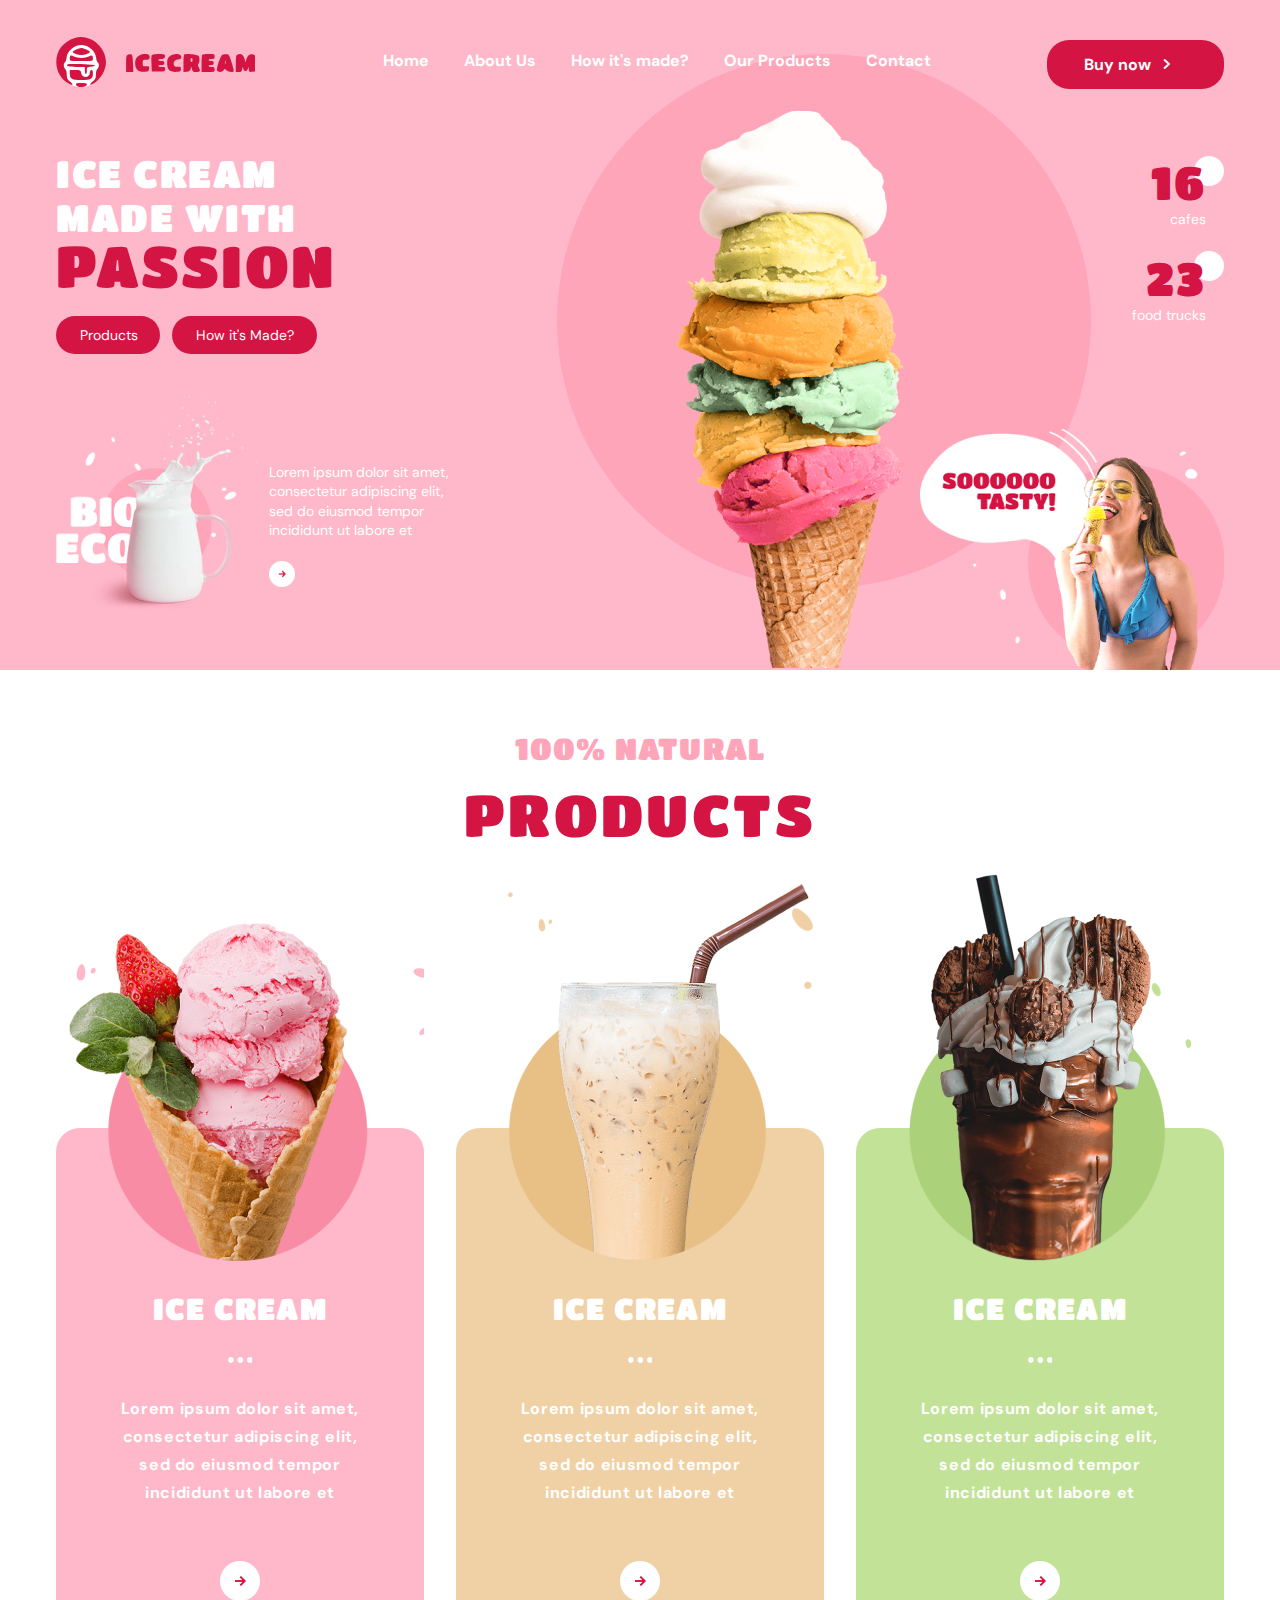
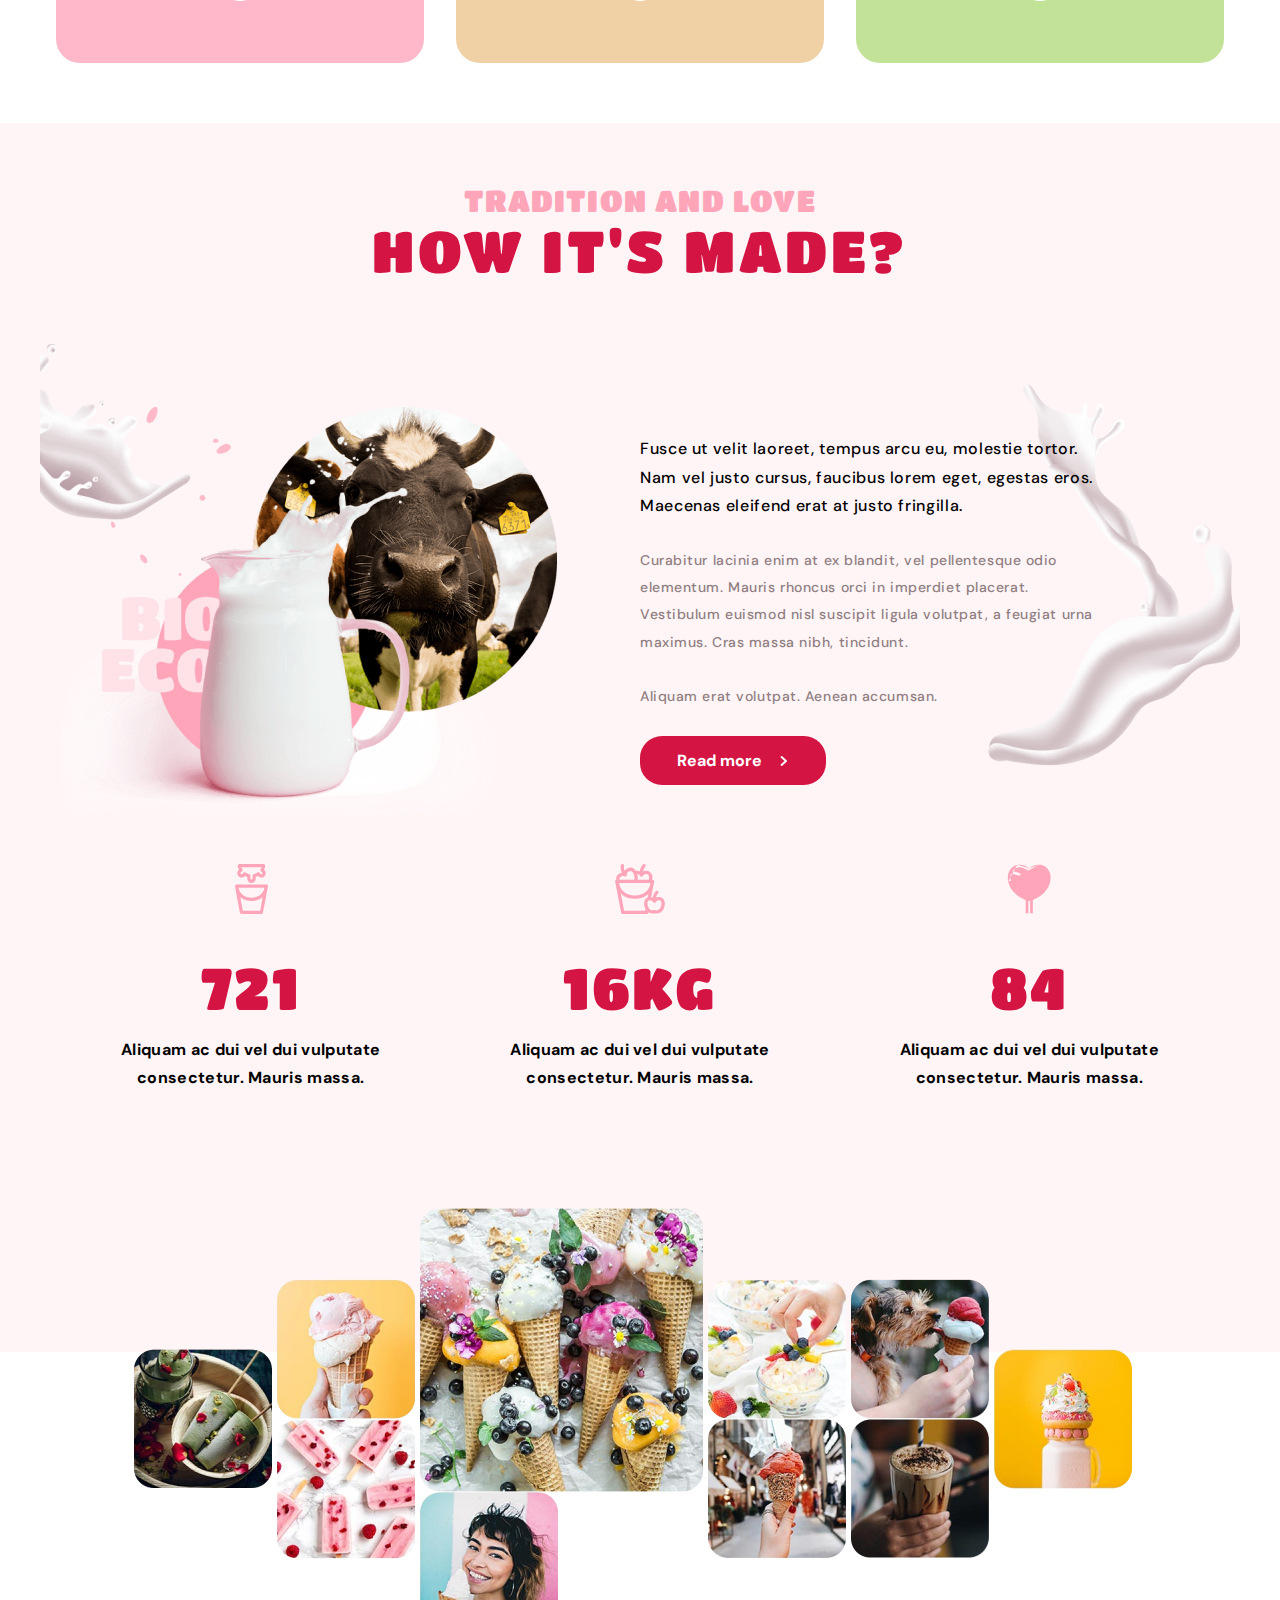
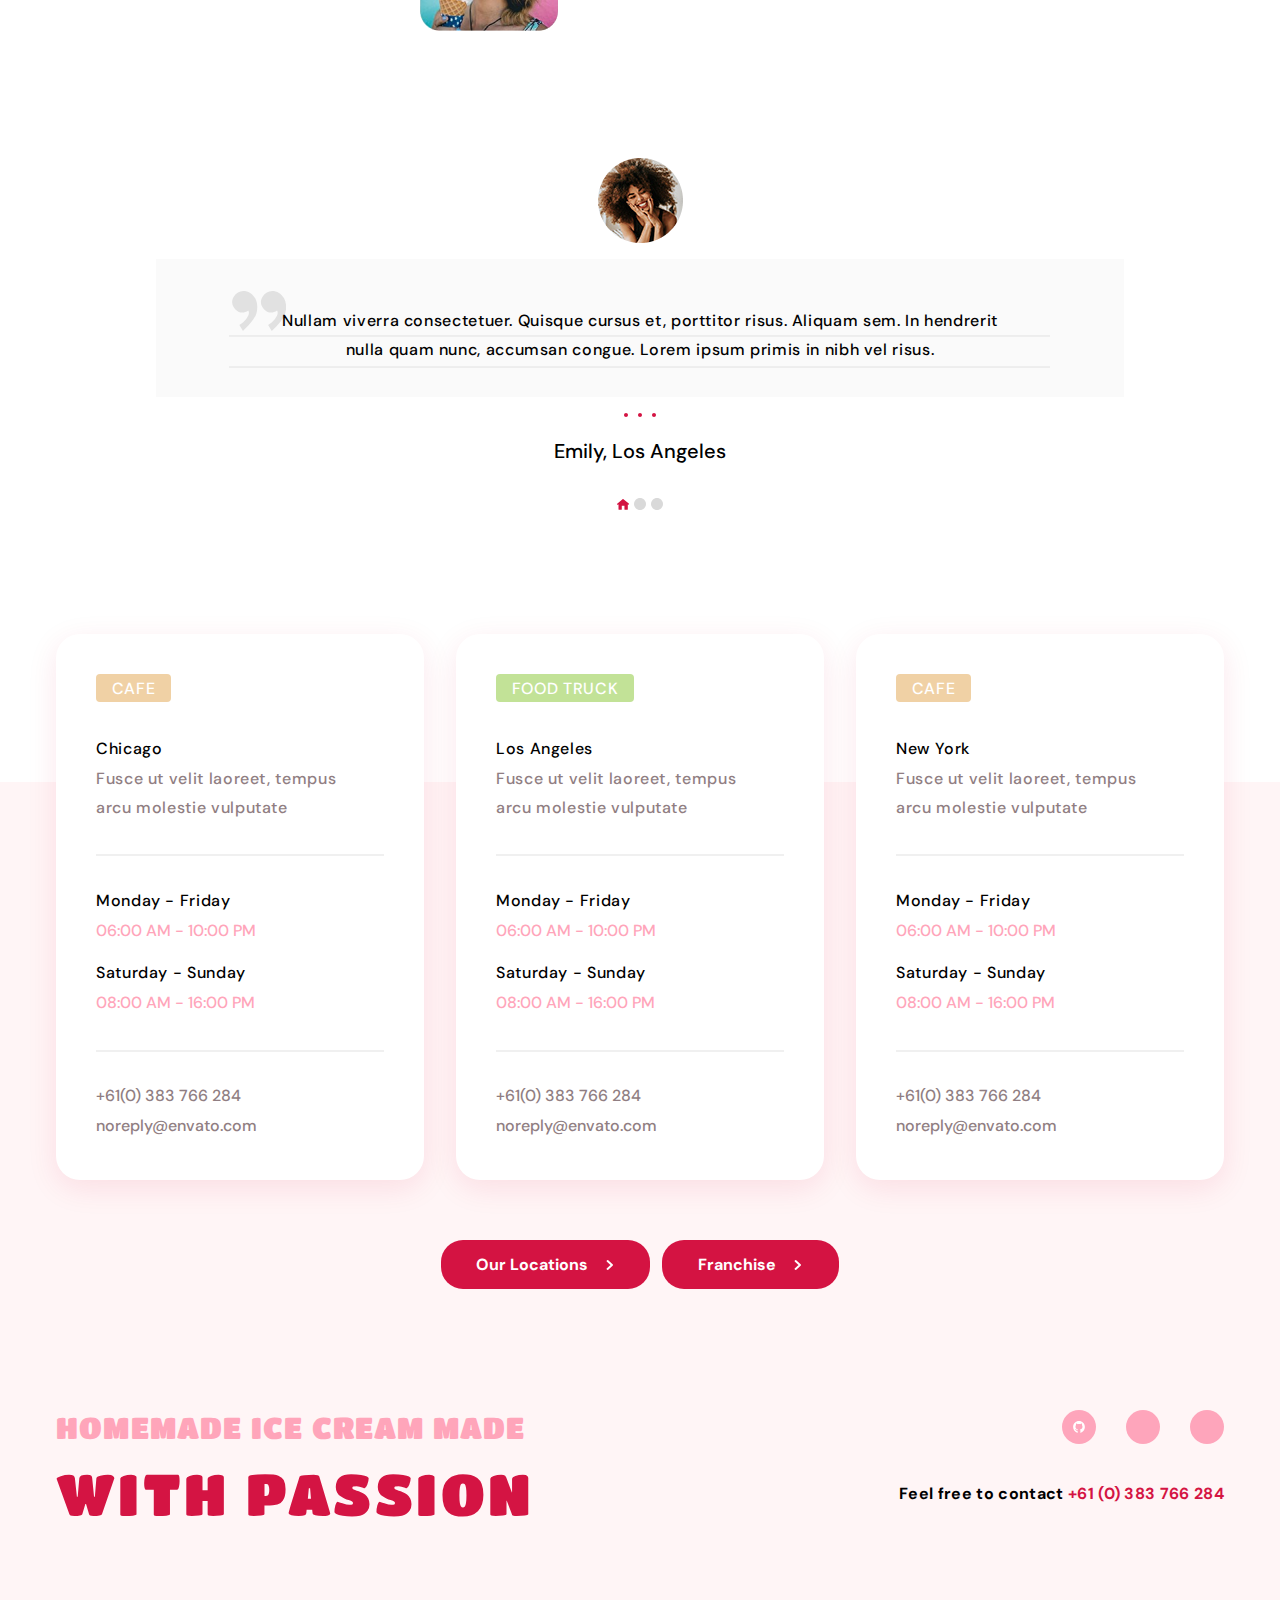
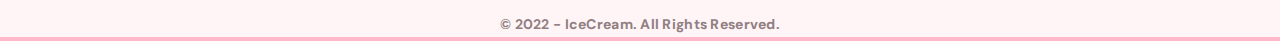
<file: index.html>
<!DOCTYPE html>
<html lang="en">
<head>
    <meta charset="UTF-8">
    <meta name="viewport" content="width=device-width, initial-scale=1.0">
    <link rel="preconnect" href="https://fonts.googleapis.com">
    <link rel="preconnect" href="https://fonts.gstatic.com" crossorigin>
    <link href="https://fonts.googleapis.com/css2?family=Titan+One&display=swap" rel="stylesheet">
    <link rel="preconnect" href="https://fonts.googleapis.com">
    <link rel="preconnect" href="https://fonts.gstatic.com" crossorigin>
    <link href="https://fonts.googleapis.com/css2?family=DM+Sans:opsz,wght@9..40,700&display=swap" rel="stylesheet">
    <link rel="stylesheet" href="https://cdnjs.cloudflare.com/ajax/libs/modern-normalize/1.1.0/modern-normalize.min.css">
    <link href="https://fonts.googleapis.com/css2?family=DM+Sans:opsz@9..40&display=swap" rel="stylesheet">
    <link rel="preconnect" href="https://fonts.googleapis.com">
    <link rel="preconnect" href="https://fonts.gstatic.com" crossorigin>
    <link href="https://fonts.googleapis.com/css2?family=DM+Sans:opsz,wght@9..40,400;9..40,500&display=swap" rel="stylesheet">
    <link rel="stylesheet" href="https://cdnjs.cloudflare.com/ajax/libs/modern-normalize/1.1.0/modern-normalize.min.css">
    <link rel="stylesheet" href="./css/styles.css">
    <title>Icecream</title>
</head>
<body>
    <header>
    <div class="container header__container">    
    <a class="logo" href="index.html">
        <svg class="logo__icon" width="199" height="50">
            <use href="./images/icons.svg#icon-logo"></use>
        </svg>
    </a>
    <nav class="nav">
        <ul class="nav__list">
            <li class="nav__item"><a class="nav__item--link" href="#">Home</a></li>
            <li class="nav__item"><a class="nav__item--link" href="#">About Us</a></li>
            <li class="nav__item"><a class="nav__item--link" href="#">How it's made?</a></li>
            <li class="nav__item"><a class="nav__item--link" href="#">Our Products</a></li>
            <li class="nav__item"><a class="nav__item--link" href="#">Contact</a></li>
        </ul>
    </nav>
    <a class="nav__link" href="#">
        <span class="nav__link--text">Buy now</span>  
        <svg class="nav__link--icon" width="8" height="10">
          <use href="./images/icons.svg#icon-Vector3"></use>
        </svg>
    </a>
    <div class="company__ad">
        <!--<div class="company__ad--pic"></div>-->
        <img class="company__ad--pic" src="./images/slider-pic2a.jpg">
    </div>
    </div>
    
    </header>
    <main>
       <section class="hero">
        <div class="container hero__container">
       <div class="company"> 
      <h1 class="company__slogan">ICE CREAM</h1>
      <h1 class="company__slogan">MADE WITH</h1>
      <h1 class="company__slogan--keyword">PASSION</h1>
      <div class="company__products">
        <a href="#" class="company__products--details">Products</a>
        <a href="#" class="company__products--details">How it's Made?</a>
      </div>

      <div class="company__product">
      <div class="company__product--illustration"></div>
      <div class="company__product--description">
        <p class="company__product--text">Lorem ipsum dolor sit amet, consectetur adipiscing elit, sed do eiusmod tempor incididunt ut labore et</p>
        <a href="#" class="company__product--nav"></a>
      </div>
    </div>
       </div>

       <div class="company">
       <div class="company__info">
        <span class="company__info--num">
        <span class="company__info--cafes">16</span>    
        <span class="company__info--text">cafes</span>
        </span>
        <svg class="company__info--icon" width="30" height="30">
            <use href="./images/icons.svg#icon-Ellipse"></use>
        </svg>
       </div>
       

       <div class="company__info">
        <span class="company__info--num">
        <span class="company__info--trucks">23</span> 
        <span class="company__info--text">food trucks</span>
        </span>
        <svg class="company__info--icon" width="30" height="30">
            <use href="./images/icons.svg#icon-Ellipse"></use>
        </svg>
       </div>
       

       </div>

    
    <div class="customer__illustration"></div>
    </div>
    </section>

    <section class="products">
        <div class="container__bottom products__container">
         <h2 class="products__description">100% natural</h2>
         <h2 class="products__heading">PRODUCTS</h2>
        <ul class="products__illustrations">
          <li class="products__illustrations--item">
             <div class="products__illustrations--cover">
              <img src="./images/product-pic1.jpg" class="products__illustrations--pic">
             </div>
             <div class="products__illustrations--info">
               <h3 class="products__illustrations--heading">ICE CREAM</h3>
               <svg class="products__illustrations--icon" width="24.836" height="6">
                 <use href="./images/icons.svg#icon-Group-4"></use>
               </svg>
                <div class="products__illustrations--details">
                    Lorem ipsum dolor sit amet, consectetur adipiscing elit, sed do eiusmod tempor incididunt ut labore et
                </div>
                <a href="#" class="products__illustrations--nav"></a>
             </div>
          </li>
          <li class="products__illustrations--item">
             <div class="products__illustrations--cover">
              <img src="./images/product-pic2.jpg" class="products__illustrations--pic">
             </div>
            <div class="products__illustrations--info">
              <h3 class="products__illustrations--heading">ICE CREAM</h3>
              <svg class="products__illustrations--icon" width="24.836" height="6">
                <use href="./images/icons.svg#icon-Group-4"></use>
              </svg>
              <div class="products__illustrations--details">
                Lorem ipsum dolor sit amet, consectetur adipiscing elit, sed do eiusmod tempor incididunt ut labore et
              </div>
            <a href="#" class="products__illustrations--nav"></a>
            </div>
          </li>
          <li class="products__illustrations--item">
             <div class="products__illustrations--cover">
              <img src="./images/product-pic3.jpg" class="products__illustrations--pic">
             </div>
            <div class="products__illustrations--info">
              <h3 class="products__illustrations--heading">ICE CREAM</h3>
              <svg class="products__illustrations--icon" width="24.836" height="6">
                <use href="./images/icons.svg#icon-Group-4"></use>
              </svg>
            <div class="products__illustrations--details">
                Lorem ipsum dolor sit amet, consectetur adipiscing elit, sed do eiusmod tempor incididunt ut labore et
            </div>
            <a href="#" class="products__illustrations--nav"></a>
            </div>
          </li>
        </ul>
        </div>
    </section>

    <section class="production">
      <div class="container__bottom production__container">
        <h3 class="production__slogan">tradition and love</h3>
        <h2 class="production__heading">how it's made?</h2>
      </div>
      <div class="production__background">

      <div class="production__image"></div>
      <div class="production__details">
        <p class="production__details--start">Fusce ut velit laoreet, tempus arcu eu, molestie tortor. Nam vel justo cursus, faucibus lorem eget, egestas eros.
        Maecenas eleifend erat at justo fringilla.
        </p>
        <p class="production__details--end">
        Curabitur lacinia enim at ex blandit, vel pellentesque odio elementum. Mauris rhoncus orci in imperdiet placerat.
        Vestibulum euismod nisl suscipit ligula volutpat, a feugiat urna maximus. Cras massa nibh, tincidunt.

        Aliquam erat volutpat. Aenean accumsan.
        </p>
        <a href="#" class="production__details--nav">
          <span class="production__details--text">
          Read more
          </span>
          <svg class="production__details--icon" width="8" height="10">
            <use href="./images/icons.svg#icon-Vector3"></use>
          </svg>
        </a>
      </div>
      </div>
      <div class="production__formula container__bottom">
        <div class="production__formula--item">
          <svg class="production__formula--icon" width="50px" height="50px">
            <use href="./images/icons.svg#icon-formula1"></use>
          </svg>
          <h2 class="production__formula--number">721</h2>
          <p class="production__formula--text">Aliquam ac dui vel dui vulputate consectetur. Mauris massa.</p>
        </div>
        <div class="production__formula--item">
          <svg class="production__formula--icon" width="50px" height="50px">
            <use href="./images/icons.svg#icon-formula2"></use>
          </svg>
          <h2 class="production__formula--number">16kg</h2>
          <p class="production__formula--text">Aliquam ac dui vel dui vulputate consectetur. Mauris massa.</p>
        </div>
        <div class="production__formula--item">
          <svg class="production__formula--icon" width="44px" height="50px">
            <use href="./images/icons.svg#icon-formula3"></use>
          </svg>
          <h2 class="production__formula--number">84</h2>
          <p class="production__formula--text">Aliquam ac dui vel dui vulputate consectetur. Mauris massa.</p>
        </div>
      </div>
      <div class="gallery">
       <div class="gallery__item">
        <img class="gallery__item--pic" src="./images/gallery1.jpg" width="138" height="138.677">
       </div>

       <div class="gallery__item">
        <img class="gallery__item--pic" src="./images/gallery2.jpg" width="138" height="138.677">
        <img class="gallery__item--pic" src="./images/gallery3.jpg" width="138" height="138.677">
       </div>

       <div class="gallery__item">
        <img class="gallery__item--pic" src="./images/gallery4.jpg" width="283" height="283.341">
        <img class="gallery__item--pic" src="./images/gallery5.jpg" width="138" height="138.677">
       </div>

       <div class="gallery__item">
        <img class="gallery__item--pic" src="./images/gallery6.jpg" width="138" height="138.677">
        <img class="gallery__item--pic" src="./images/gallery7.jpg" width="138" height="138.677">
       </div>

       <div class="gallery__item">
        <img class="gallery__item--pic" src="./images/gallery8.jpg" width="138" height="138.677">
        <img class="gallery__item--pic" src="./images/gallery9.jpg" width="138" height="138.677">
       </div>

       <div class="gallery__item">
        <img class="gallery__item--pic" src="./images/gallery10.jpg" width="138" height="138.677">
       </div>
      </div>

      <div class="testimonials container__bottom">
      <div class="testimonial__modal">
        <img class="testimonial__image" src="./images/testimonial1.jpg">
        <div class="testimonial__label">
          <svg class="testimonial__text--icon" width="54px" height="40px">
           <use href="./images/icons.svg#icon-comma"></use>
          </svg>
          <svg class="testimonial__top--underline" width="821" height="2">
           <use href="./images/icons.svg#icon-longline1"></use>
          </svg>
          <svg class="testimonial__bottom--underline" width="821" height="2">
           <use href="./images/icons.svg#icon-longline2"></use>
          </svg>
        <p class="testimonial__text">
          Nullam viverra consectetuer. Quisque cursus et, porttitor risus. Aliquam sem. In hendrerit nulla quam nunc, accumsan
          congue. Lorem ipsum primis in nibh vel risus.
        </p>
        </div>
        <svg class="testimonial__icon" width="32" height="4">
          <use href="./images/icons.svg#icon-Group8"></use>
        </svg>
        <p class="testimonial__bio">Emily, Los Angeles</p>
         <div class="testimonial__nav">
          <svg class="testimonial__nav--icon" width="12" height="12">
            <use href="./images/icons.svg#icon-Frame1"></use>
          </svg>
          <svg class="testimonial__nav--icon" width="12" height="12">
            <use href="./images/icons.svg#icon-testimonial-circle"></use>
          </svg>
          <svg class="testimonial__nav--icon" width="12" height="12">
            <use href="./images/icons.svg#icon-testimonial-circle"></use>
          </svg>
          </div>
      </div>
      <div class="testimonial__modal">
        <img class="testimonial__image" src="./images/testimonial2.jpg">
        <div class="testimonial__label">
         <svg class="testimonial__text--icon" width="54px" height="40px">
           <use href="./images/icons.svg#icon-comma"></use>
          </svg>
          <svg class="testimonial__top--underline" width="821" height="2">
           <use href="./images/icons.svg#icon-longline1"></use>
          </svg>
          <svg class="testimonial__bottom--underline" width="821" height="2">
           <use href="./images/icons.svg#icon-longline2"></use>
          </svg>
        <p class="testimonial__text">
          Nullam viverra consectetuer. Quisque cursus et, porttitor risus. Aliquam sem. In hendrerit nulla quam nunc, accumsan
          congue. Lorem ipsum primis in nibh vel risus.
        </p>
        </div>
        <svg class="testimonial__icon" width="32" height="4">
          <use href="./images/icons.svg#icon-Group8"></use>
        </svg>
        <p class="testimonial__bio">Emily, Los Angeles</p>
         <div class="testimonial__nav">
          <svg class="testimonial__nav--icon" width="12" height="12">
            <use href="./images/icons.svg#icon-testimonial-circle"></use>
          </svg>
          <svg class="testimonial__nav--icon" width="12" height="12">
            <use href="./images/icons.svg#icon-Frame1"></use>
          </svg>
          <svg class="testimonial__nav--icon" width="12" height="12">
            <use href="./images/icons.svg#icon-testimonial-circle"></use>
          </svg>
          </div>
      </div>
      <div class="testimonial__modal">
        <img class="testimonial__image" src="./images/testimonial3.jpg">
        <div class="testimonial__label">
          <svg class="testimonial__text--icon" width="54px" height="40px">
           <use href="./images/icons.svg#icon-comma"></use>
          </svg>
          <svg class="testimonial__top--underline" width="821" height="2">
           <use href="./images/icons.svg#icon-longline1"></use>
          </svg>
          <svg class="testimonial__bottom--underline" width="821" height="2">
           <use href="./images/icons.svg#icon-longline2"></use>
          </svg>
        <p class="testimonial__text">
          Nullam viverra consectetuer. Quisque cursus et, porttitor risus. Aliquam sem. In hendrerit nulla quam nunc, accumsan
          congue. Lorem ipsum primis in nibh vel risus.
        </p>
        </div>
        
        <svg class="testimonial__icon" width="32" height="4">
          <use href="./images/icons.svg#icon-Group8"></use>
        </svg>
        <p class="testimonial__bio">Emily, Los Angeles</p>
        <div class="testimonial__nav">
          <svg class="testimonial__nav--icon" width="12" height="12">
            <use href="./images/icons.svg#icon-testimonial-circle"></use>
          </svg>
          <svg class="testimonial__nav--icon" width="12" height="12">
            <use href="./images/icons.svg#icon-testimonial-circle"></use>
          </svg>
          <svg class="testimonial__nav--icon" width="12" height="12">
            <use href="./images/icons.svg#icon-Frame1"></use>
          </svg>
          </div>
         
      </div>
      </div>
       <div class="schedule container__bottom">
            <div class="schedule__cafe">
              <h3 class="schedule__cafe--heading">CAFE</h3>
              <span class="schedule__cafe--location">Chicago</span>
              <p class="schedule__cafe--description">Fusce ut velit laoreet, tempus arcu molestie vulputate</p>
              <svg class="schedule__cafe--topicon" width="288" height="2">
                <use href="./images/icons.svg#icon-line"></use>
              </svg>
               <svg class="schedule__cafe--bottomicon" width="288" height="2">
                <use href="./images/icons.svg#icon-line"></use>
              </svg>
              <span class="schedule__cafe--weekdays">Monday - Friday</span>
              <span class="schedule__cafe--times">06:00 AM - 10:00 PM</span>
              <span class="schedule__cafe--weekends">Saturday - Sunday</span>
              <span class="schedule__cafe--times">08:00 AM - 16:00 PM</span>
              <a class="schedule__cafe--number" href="">+61(0) 383 766 284</a>
              <a class="schedule__cafe--email" href="">noreply@envato.com</a>
            </div>
            <div class="schedule__foodtruck">
             <h3 class="schedule__foodtruck--heading">FOOD TRUCK</h3>
              <span class="schedule__foodtruck--location">Los Angeles</span>
              <p class="schedule__foodtruck--description">Fusce ut velit laoreet, tempus arcu molestie vulputate</p>
              <svg class="schedule__foodtruck--topicon" width="288" height="2">
                <use href="./images/icons.svg#icon-line"></use>
              </svg>
               <svg class="schedule__foodtruck--bottomicon" width="288" height="2">
                <use href="./images/icons.svg#icon-line"></use>
              </svg>
              <span class="schedule__foodtruck--weekdays">Monday - Friday</span>
              <span class="schedule__foodtruck--times">06:00 AM - 10:00 PM</span>
              <span class="schedule__foodtruck--weekends">Saturday - Sunday</span>
              <span class="schedule__foodtruck--times">08:00 AM - 16:00 PM</span>
              <a class="schedule__foodtruck--number" href="">+61(0) 383 766 284</a>
              <a class="schedule__foodtruck--email" href="">noreply@envato.com</a>
            </div>
            <div class="schedule__cafe">
              <h3 class="schedule__cafe--heading">CAFE</h3>
              <span class="schedule__cafe--location">New York</span>
              <p class="schedule__cafe--description">Fusce ut velit laoreet, tempus arcu molestie vulputate</p>
              <svg class="schedule__cafe--topicon" width="288" height="2">
                <use href="./images/icons.svg#icon-line"></use>
              </svg>
               <svg class="schedule__cafe--bottomicon" width="288" height="2">
                <use href="./images/icons.svg#icon-line"></use>
              </svg>
              <span class="schedule__cafe--weekdays">Monday - Friday</span>
              <span class="schedule__cafe--times">06:00 AM - 10:00 PM</span>
              <span class="schedule__cafe--weekends">Saturday - Sunday</span>
              <span class="schedule__cafe--times">08:00 AM - 16:00 PM</span>
              <a class="schedule__cafe--number" href="#">+61(0) 383 766 284</a>
              <a class="schedule__cafe--email" href="#">noreply@envato.com</a>
            </div>
            </div>
           <div class="outlets">
              <a href="#" class="outlets__locations">
                <span class="outlets__locations--text">Our Locations</span>
                <svg class="outlets__locations--icon" width="8" height="10">
                  <use href="./images/icons.svg#icon-Vector3"></use>
                </svg>
              </a>
              <a href="#" class="outlets__info">
                <span class="outlets__info--text">Franchise</span>
                <svg class="outlets__info--icon" width="8" height="10">
                  <use href="./images/icons.svg#icon-Vector3"></use>
                </svg>
              </a>
            </div>
    </section>
    </main>
    <footer>
     <div class="container__bottom footer__container">
      <div class="footer__top">
      <div class="footer__slogan">
       <h3 class="footer__slogan--top">homemade ice cream made</h3>
       <h2 class="footer__slogan--bottom">with passion</h2>
       </div>
       <div class="footer__contacts">
          <div class="footer__socials">
         <a class="footer__socials--links" href="#">
          <svg class="footer__socials--icon" width="20" height="20">
          <use href="./images/icons.svg#icon-github"></use>
         </svg>
        </a>
        <a class="footer__socials--links" href="#">
         <svg class="footer__socials--icon" width="20" height="20">
          <use href="./images/icons.svg#icon-telegram2"></use>
         </svg>
         </a>
         <a class="footer__socials--links" href="#">
         <svg class="footer__socials--icon" width="20" height="20">
          <use href="./images/icons.svg#icon-facebook2"></use>
         </svg>
         </a>
        </div>
        <a class="footer__contacts--item" href="tel:+61 (0) 383 766 284">
          <span class="footer__contacts--label">Feel free to contact </span>
          <span class="footer__contacts--number">+61 (0) 383 766 284</span>
        </a>
       </div>
       </div>

       <div class="footer__bottom">
        <svg class="footer__bottom--line" width="1167" height="2">
          <use href="./images/icons.svg#icon-footerline"></use>
        </svg>
        <span class="footer__bottom--text">© 2022 - IceCream. All Rights Reserved. </span>
       </div>
     </div>
    </footer>
    <script src="./js/testimonials.js" type="module"></script>
</body>
</html>
</file>
<file: css/styles.css>
* {
    padding: 0;
    margin: 0;
    box-sizing: border-box;
}

ul {
    list-style: none;
}

a {
    text-decoration: none;
}

img {
    max-width: 100%;
    height: auto;
    display: block;
}

body {
    position: relative;
    background-color: #FFB8CA;
}

main {

}

.container {

    padding-left: 56px;
    padding-right: 56px;
    width: 1280px;
    margin: 0 auto;
}

/*HEADER SECTION*/

header {

}



.header__container {
    display: flex;
    align-items: center;
    padding-top: 37px;
    padding-bottom: 60px;
    position: relative;
}

.logo {
    
}

.logo__icon{
    
}

svg{}

.nav__list {
    margin-left: 128px;
    position: absolute;
    z-index: 2;
    top: 52px;
    color: #ffffff;
    display: flex;
    gap: 35px;
}

.nav__item {
    color: #ffffff;
    font-family: "DM Sans";
    font-size: 16px;
    
    font-weight: 700;
    
}

.nav__item--link{
    color: #ffffff;
    font-family: "DM Sans";
    font-size: 16px;
    
    font-weight: 700;
}

.nav__item--link:hover {
    color: #D41443;
}

.nav__link {
margin-left: auto;
padding-left: 37px;  
padding-right: 53px;
fill: #D41443;
stroke: #FFF;
padding-top: 14px;
padding-bottom: 14px;
border-radius: 22px;
display: flex;
align-items: center;

font-family: "DM Sans";
font-size: 16px;
font-style: normal;
font-weight: 700;
line-height: normal;
color: #ffffff;
background-color: #D41443;
}

.nav__link:hover {
color: #D41443;
background-color: #ffffff;
fill: #FFF;
stroke: #D41443;
}

.nav__link--text {
margin-right: 12px;
}



/*HERO SECTION*/

.hero{
    
}

.hero__container{

    display: flex;
    justify-content: space-between;
    position: relative;
    
}

.company {
    position: relative;
}

.company__slogan {
    color: #FFF;
        font-family: "Titan One";
        font-size: 38px;
        font-style: normal;
        font-weight: 400;
        line-height: normal;
        letter-spacing: 1.52px;
        text-transform: uppercase;
}

.company__slogan--keyword {
    color: #D41443;
        font-family: "Titan One";
        font-size: 58px;
        font-style: normal;
        font-weight: 400;
        line-height: 90.5%;
        letter-spacing: 2.32px;
        text-transform: uppercase;
}        

.company__info {
    color: #D41443;
        text-align: right;
        font-family: "Titan One";
        font-size: 46px;
        font-style: normal;
        font-weight: 400;
        line-height: normal;
        
        text-transform: uppercase;
        
        display: flex;
        justify-content: space-between;
}

.company__info:first-child {
    margin-top: 5px;
    
}

.company__info:nth-child(2) {
    margin-top: 38px;
}

.company__info:first-child > span {
  position: absolute;
  top: 4px;
  right: 18px;
}

.company__info:last-child > span {
  position: absolute;
  
  right: 18px;
}

.company__info--num {
  
}

.company__info--icon {
    margin-bottom: 27px;
  margin-left: auto;
  fill:#FFF;
}

.company__info--cafes{
    letter-spacing: 1.84px;
}

.company__info--trucks {
    padding-left: 27px;
    letter-spacing: 1.84px;
}

.company__info--text {
    color: #FFF;
    text-align: right;
    font-family: "DM Sans";
    font-size: 14px;
    font-style: normal;
    font-weight: 400;
    line-height: normal;
    text-transform:lowercase;
    display: block;
    margin-top: 2px;
}

.company__products{
    margin-top: 24px;
    display: flex;
    gap: 12px;
    margin-bottom: 40px;
}


.company__products--details {
    border-radius: 20px;
    
    padding-top: 11px;
    padding-bottom: 11px;
    padding-left: 23.66px;
    padding-right: 22.63px;
    
    text-align: center;
    font-family: "DM Sans";
    font-size: 14px;
    font-weight: 400;
    background: #D41443;
    color: #FFF;
}

.company__products--details:hover {
    background: #FFF;
    color: #D41443;
}

.company__product{
    display: flex;
    align-items: center;
    margin-bottom: 60px;
}

.company__product--illustration{
    background: url(../images/slider-pic.jpg),  50% / cover no-repeat;
    width: 213px;
    height: 216px;
          
    transition-property: transform; 
    /*transition-timing-function: ease;
    transition-duration: 2000ms;*/
}

.company__product--illustration:hover {
    transform: translateY(-5px);
    /*transform: skewX(30deg); */

}

.company__product--description {
    width: 200px;
    height: 78px;
    color: #FFF;
    font-family: "DM Sans";
    font-size: 14px;
    font-style: normal;
    font-weight: 400;
    line-height: 140%;
        /* 19.6px */
}

.company__product--text{
    margin-bottom: 20px;
}

.company__product--nav{
    background: url(../images/arrow-right.jpg),  50% / cover no-repeat;
    width: 26px;
    height: 26px;
    display: block; /*This is for making the anchor tag a block level element so that it can have a width and height*/
}

.company__ad {
    width: 534px;
    height: 534px;
    border-radius: 534px;
    background: #FFA5BA;
    position: absolute;
    left: 557px;
    top: 54px;
    z-index: 1;
}

.company__ad--pic {
    width: 236px;
    height: 557px;
    /*background: url(./images/slider-pic2a.jpg),  50% / cover no-repeat;*/
    display: block;
    margin-top: 57px;
    margin-left: 119px;
}

.customer__illustration {
    position: absolute;
    width: 304px;
    height: 241px;
    background: url(../images/slider-pic3.jpg), 50% / cover no-repeat;
    right:56px;
    bottom:0px;
    z-index: 2;
}

/* PRODUCT SECTION */

.products{
    background-color: #FFF;
}

.container__bottom{
    padding-left: 16px;
    padding-right: 16px;
    width: 1200px;
    margin: 0 auto;
}

.products__container {
    background-color: #FFF;
    padding-top: 61px;
    padding-bottom: 60px;
}

.products__description {
    color: #FFA5BA;
        text-align: center;
        font-family: "Titan One";
        font-size: 30px;
        font-style: normal;
        font-weight: 400;
        line-height: normal;
        letter-spacing: 1.2px;
        text-transform: uppercase;
        margin-bottom: 16px;
}

.products__heading{
    color: #D41443;
        text-align: center;
        font-family: "Titan One";
        font-size: 58px;
        font-style: normal;
        font-weight: 400;
        line-height: normal;
        letter-spacing: 3.48px;
        text-transform: uppercase;
        margin-bottom: 20px;
}

.products__illustrations{
    display: grid;
    grid-template-columns: 1fr 1fr 1fr;
    gap: 32px;
    height: 796px;
}

.products__illustrations--pic{
    width: 368px;
    height: 394px;
}

.products__illustrations--item {
    position: relative
}

.products__illustrations--info{
    width: 368px;
    height: 535px;
    border-radius: 24px;
    background: #FFB8CA;
    position: absolute;
    top: 261px;
    z-index: 1;
}

.products__illustrations--cover{
    position: absolute;
    z-index: 2;
}

.products__illustrations--item:nth-child(2) > .products__illustrations--info{
    background: #F0D1A5;
}

.products__illustrations--item:last-child > .products__illustrations--info {
    background: #C2E297;
}

.products__illustrations--heading {
    color: #FFF;
        text-align: center;
        font-family: "Titan One";
        font-size: 30px;
        font-style: normal;
        font-weight: 400;
        line-height: normal;
        letter-spacing: 1.2px;
        text-transform: uppercase;
        margin-top: 163px;
}

.products__illustrations--icon{
    margin-top: 32px;
    display: block;
    margin-left: auto;
    margin-right: auto;
    fill: #FFF;
}

.products__illustrations--details{
    width: 245px;
    height: 106px;
    color: #FFF;
        text-align: center;
        font-family: "DM Sans";
        font-size: 16px;
        font-style: normal;
        font-weight: 700;
        line-height: 176%;
        /* 28.16px */
        letter-spacing: 0.64px;
        margin-left: auto;
        margin-right: auto;
        margin-top: 32px;
}

.products__illustrations--nav {
    background: url(../images/arrow-right2.jpg), 50% / cover no-repeat;
    width: 40px;
    height: 40px;
    display: block;
    /*This is for making the anchor tag a block level element so that it can have a width and height*/
    margin-left: auto;
    margin-right: auto;
    margin-top: 60px;
}

/*PRODUCTION SECTION (HOW IT'S MADE)*/

.production{
    background-color: #FFF5F6;
    padding-top: 60px;
    padding-bottom: 121px;
    
      background-image: linear-gradient(to bottom,
            #FFF5F6 1229px,
            #FFF 1229px,
            #FFF 2259px,
            #FFF5F6 2259px
            );
}


.production__background{
    width: 1200px;
    height: 521px;
    background: url(../images/productionsection1.jpg), 0px -0.163px / 100% 100.063% no-repeat;
    margin-left: auto;
    margin-right: auto;
    display: flex;
    align-items: center;
    padding-left: 16px;
    padding-right: 16px;
}


.production__container {
    margin-bottom: 60px;
    
}

.production__slogan{
    color: #FFA5BA;
        text-align: center;
        font-family: "Titan One";
        font-size: 30px;
        font-style: normal;
        font-weight: 400;
        line-height: normal;
        letter-spacing: 1.2px;
        text-transform: uppercase;
}

.production__heading{
    color: #D41443;
        text-align: center;
        font-family: "Titan One";
        font-size: 58px;
        font-style: normal;
        font-weight: 400;
        line-height: normal;
        letter-spacing: 3.48px;
        text-transform: uppercase;
}

.production__image{
    
    width: 501px;
    height: 501px;
    background: url(../images/productionsection2.png), 50% / cover no-repeat;
}

.production__details{
    
    margin-left: auto;
    margin-right: 121px;
    /*margin-top: 90px;*/
}

.production__details--start{
    
    width: 463px;
    
    color: #000;
        font-family: "DM Sans";
        font-size: 16px;
        font-style: normal;
        font-weight: 500;
        line-height: 176%;
        /* 28.16px */
        letter-spacing: 0.64px;
}

.production__details--end{
    width: 463px;
    
    
    color: #907E82;
        font-family: "DM Sans";
        font-size: 14px;
        font-style: normal;
        font-weight: 500;
        line-height: 194%;
        /* 27.16px */
        letter-spacing: 0.56px;
        white-space: pre-line;
        margin-bottom: 40px;
}

.production__details--nav{
        color: #fff;
        
        font-family: "DM Sans";
        font-size: 16px;
        font-style: normal;
        font-weight: 700;
        line-height: normal;
        border-radius: 22px;
        background: #D41443;
        padding-left: 37px;
        padding-right: 37.96px;
        padding-top: 14px;
        padding-bottom: 14px;
        fill:#D41443;
        stroke: #FFF;
}

.production__details--nav:hover{
       background-color: #FFF;
       color: #D41443;
       fill: #FFF;
       stroke: #D41443;
}

.production__details--icon{
        stroke-width: 2px;
}

.production__details--text{
    margin-right: 13.62px;
}

.production__formula{
    display: grid;
   grid-template-columns: 1fr 1fr 1fr;
   margin-bottom: 120px;

}

.production__formula--item{
    display: flex;
    flex-direction: column;
    justify-content: center;
    align-items: center;
}

.production__formula--icon{
    fill:#FFA5BA;
    margin-bottom: 40px;
}

.production__formula--number{
    color: #D41443;
        font-family: "Titan One";
        font-size: 58px;
        font-style: normal;
        font-weight: 400;
        line-height: normal;
        letter-spacing: 2.32px;
        text-transform: uppercase;
        margin-bottom: 16px;
}

.production__formula--text{
    color: #000;
        font-family: "DM Sans";
        font-size: 16px;
        font-style: normal;
        font-weight: 700;
        line-height: 176%;
        /* 28.16px */
        letter-spacing: 0.32px;
        width: 288px;
        height: 52px;
        text-align: center;
}

.gallery {
    width: 1013px;
    height: 430px;
    margin-left: auto;
    margin-right: auto;
    margin-bottom: 120px;
}

.gallery__item {
    vertical-align: middle;
    display: inline-block;
    /*width: 138px;*/
}

/*
.gallery__item--pic {
    border-radius: 20px;
    display: block;
    
}

.gallery__item:nth-child(1) {
height: 138.677px;

}

.gallery__item:nth-child(2) {
height: 283.344px;   
}

.gallery__item:nth-child(3) {
    height: 429.998px;
   width: 283px;
}

.gallery__item:nth-child(4) {
height: 283.344px;
}

.gallery__item:nth-child(5) {
height: 283.344px;
}

.gallery__item:nth-child(6) {
height: 138.677px;
}
*/

.testimonials{
 margin-bottom: 120px;   
}

.testimonial__image{
    width: 85px;
    height: 85px;
    /*margin-left: auto;
    margin-right: auto;*/
}

.testimonial__text{
    position: absolute;
    top: 47px;
    left:109px;
    width: 750px;
    height: 52px;
    color: #000;
        text-align: center;
        font-family: "DM Sans";
        font-size: 16px;
        font-style: normal;
        font-weight: 500;
        line-height: 186%;
        /* 29.76px */
        letter-spacing: 0.64px;
}
.testimonial__label{
position:relative;    
width: 968px;
height: 138px;
background: #FAFAFA;
display: flex;
justify-content: center;
align-items: center;
margin-top: 16px;
/*margin-left: auto;
    margin-right: auto;*/
}

.testimonial__text--icon{
position: absolute;
top: 32px;
left:76px;
}

.testimonial__top--underline{
position: absolute;
top:76px;
left:73px;
}

.testimonial__bottom--underline{
position: absolute;
top:107px;
left:73px;
}

.testimonial__icon {
    margin-top: 16px;
    margin-bottom: 16px;
    display: block;
    /*margin-left: auto;
    margin-right: auto;*/
    fill: #D41443;
}

.testimonial__bio {
    width: 172px;
    height: 31px;
    color: #000;
        text-align: center;
        font-family: "DM Sans";
        font-size: 20px;
        font-style: normal;
        font-weight: 500;
        line-height: 186%;
        /* 37.2px */
        /*margin-left: auto;
        margin-right: auto;*/
        margin-bottom: 32px;
}

.testimonial__modal{
    width: 968px;
    margin-left: auto;
    margin-right: auto;
    display: flex;
    flex-direction: column;
    align-items: center; /* This aligns everything in the modal to the center HORIZONTALLY*/
}

.testimonial__modal:nth-child(2){
    display: none;
}

.testimonial__modal:nth-child(3){
    display: none;
}

.testimonial__nav--icon{
    fill: #D9D9D9;
    cursor: pointer
}

.testimonial__nav--icon:hover{
    /*fill: #D41443;*/
    fill:#D31342
}

.schedule {
    display: grid;
    grid-template-columns: 1fr 1fr 1fr;
    gap:32px;
    margin-bottom: 60px;
}

.schedule__cafe {
    position: relative;
    padding-top: 40px;
    padding-bottom: 40px;
    padding-left: 40px;
    padding-right: 78px;
    border-radius: 24px;
    background: #FFF;
    box-shadow: 0px 8px 30px 0px rgba(212, 20, 67, 0.10);
}

.schedule__cafe--heading {
    color: #FFF;
        text-align: center;
        font-family: "DM Sans";
        font-size: 16px;
        font-style: normal;
        font-weight: 500;
        line-height: 186%;
        /* 29.76px */
        letter-spacing: 0.64px;
        background-color: #F0D1A5;
        width: 75.103px;
        height: 28px;
        border-radius: 4px;
}

.schedule__cafe--location {
    
    color: #000;
        font-family: "DM Sans";
        font-size: 16px;
        font-style: normal;
        font-weight: 500;
        line-height: 186%;
        /* 29.76px */
        letter-spacing: 0.64px;
        margin-top: 32px;
        display: inline-block;
}

.schedule__cafe--description {
   margin-bottom: 64px;
    color: #907E82;
        font-family: "DM Sans";
        font-size: 16px;
        font-style: normal;
        font-weight: 500;
        line-height: 183%;
        /* 29.28px */
        letter-spacing: 0.64px;
}

.testimonial__text--icon {
    fill: #E1E1E1;
}

.schedule__cafe--topicon{
 position: absolute;
 top:220px;
 left:40px;}

.schedule__cafe--bottomicon{
 position: absolute;
 top:416px;
 left:40px;   
}

.schedule__cafe--weekdays{
    display: block;
    color: #000;
        font-family: "DM Sans";
        font-size: 16px;
        font-style: normal;
        font-weight: 500;
        line-height: 186%;
        /* 29.76px */
        letter-spacing: 0.64px;
}

.schedule__cafe--times{
    color: #FFA5BA;
        font-family: "DM Sans";
        font-size: 16px;
        font-style: normal;
        font-weight: 500;
        line-height: 186%;
        /* 29.76px */
}

.schedule__cafe--weekends{
    display: block;
    margin-top: 12px;
    color: #000;
        font-family: "DM Sans";
        font-size: 16px;
        font-style: normal;
        font-weight: 500;
        line-height: 186%;
        /* 29.76px */
        letter-spacing: 0.64px;
}

.schedule__cafe--number{
    display: block;
    margin-top: 64px;
    color: #907E82;
        font-family: "DM Sans";
        font-size: 16px;
        font-style: normal;
        font-weight: 500;
        line-height: 183%;
        /* 29.28px */
}

.schedule__cafe--number:hover {
color: #D41443;
}

.schedule__cafe--email{
    
        color: #907E82;
        font-family: "DM Sans";
        font-size: 16px;
        font-style: normal;
        font-weight: 500;
        line-height: 183%;
}

.schedule__cafe--email:hover {
    color: #D41443;
}

.schedule__foodtruck{
    position: relative;
        padding-top: 40px;
        padding-bottom: 40px;
        padding-left: 40px;
        padding-right: 78px;
        border-radius: 24px;
        background: #FFF;
        box-shadow: 0px 8px 30px 0px rgba(212, 20, 67, 0.10);
}


.schedule__foodtruck--heading {
    color: #FFF;
    text-align: center;
    font-family: "DM Sans";
    font-size: 16px;
    font-style: normal;
    font-weight: 500;
    line-height: 186%;
    /* 29.76px */
    letter-spacing: 0.64px;
    background-color: #C2E297;
    width: 138px;
    height: 28px;
    border-radius: 4px;
}

.schedule__foodtruck--location {

    color: #000;
    font-family: "DM Sans";
    font-size: 16px;
    font-style: normal;
    font-weight: 500;
    line-height: 186%;
    /* 29.76px */
    letter-spacing: 0.64px;
    margin-top: 32px;
    display: inline-block;
}

.schedule__foodtruck--description {
    margin-bottom: 64px;
    color: #907E82;
    font-family: "DM Sans";
    font-size: 16px;
    font-style: normal;
    font-weight: 500;
    line-height: 183%;
    /* 29.28px */
    letter-spacing: 0.64px;
}


.schedule__foodtruck--topicon {
    position: absolute;
    top: 220px;
    left: 40px;
}

.schedule__foodtruck--bottomicon {
    position: absolute;
    top: 416px;
    left: 40px;
}

.schedule__foodtruck--weekdays {
    display: block;
    color: #000;
    font-family: "DM Sans";
    font-size: 16px;
    font-style: normal;
    font-weight: 500;
    line-height: 186%;
    /* 29.76px */
    letter-spacing: 0.64px;
}

.schedule__foodtruck--times {
    color: #FFA5BA;
    font-family: "DM Sans";
    font-size: 16px;
    font-style: normal;
    font-weight: 500;
    line-height: 186%;
    /* 29.76px */
}

.schedule__foodtruck--weekends {
    display: block;
    margin-top: 12px;
    color: #000;
    font-family: "DM Sans";
    font-size: 16px;
    font-style: normal;
    font-weight: 500;
    line-height: 186%;
    /* 29.76px */
    letter-spacing: 0.64px;
}

.schedule__foodtruck--number {
    display: block;
    margin-top: 64px;
    color: #907E82;
    font-family: "DM Sans";
    font-size: 16px;
    font-style: normal;
    font-weight: 500;
    line-height: 183%;
    /* 29.28px */
}

.schedule__foodtruck--number:hover {
    color: #D41443;
}

.schedule__foodtruck--email {
    
    color: #907E82;
    font-family: "DM Sans";
    font-size: 16px;
    font-style: normal;
    font-weight: 500;
    line-height: 183%;
}

.schedule__foodtruck--email:hover {
    color: #D41443;
}

.outlets{
 display: flex;
 justify-content: center;
 align-items: center;
 gap: 12px;
}

.outlets__locations{
padding-left: 35px;
padding-right: 35.96px;
padding-top: 14px;
padding-bottom: 14px;
border-radius: 22px;
background-color: #D41342;
color: #FFF;
    text-align: center;
    font-family: "DM Sans";
    font-size: 16px;
    font-style: normal;
    font-weight: 700;
    line-height: normal;
    fill: #D41443;
    stroke: #FFF;
}

.outlets__locations:hover {
    background-color: #FFF;
    color: #D41443;
    fill: #FFF;
    stroke: #D41443;
}

.outlets__locations--text {
    margin-right: 13.62px;
}


.outlets__info {
padding-left: 36.4px;
padding-right: 37.29px;
padding-top: 14px;
padding-bottom: 14px;
border-radius: 22px;
    background-color: #D41342;
    color: #FFF;
    text-align: center;
    font-family: "DM Sans";
    font-size: 16px;
    font-style: normal;
    font-weight: 700;
    line-height: normal;
    fill: #D41443;
    stroke: #FFF;
}

.outlets__info--text {
    margin-right: 13.62px;
}

.outlets__info:hover {
    background-color: #FFF;
    color: #D41443;
    fill: #FFF;
    stroke: #D41443;
}

.outlets__info--icon {
    stroke-width: 2px;
}

/**/

footer{
background-color: #FFF5F6;
}

.footer__top{
    display: flex;
    justify-content: space-between;
    margin-bottom: 60px;
}

.footer__slogan--top{
color: #FFA5BA;
    font-family: "Titan One";
    font-size: 30px;
    font-style: normal;
    font-weight: 400;
    line-height: normal;
    letter-spacing: 1.2px;
    text-transform: uppercase;
    margin-bottom: 16px;
}

.footer__slogan--bottom{
    color: #D41443;
        font-family: "Titan One";
        font-size: 58px;
        font-style: normal;
        font-weight: 400;
        line-height: normal;
        letter-spacing: 3.48px;
        text-transform: uppercase;
}

.footer__socials{
    
    display: flex;
    justify-content: right;
    align-items: center;
    gap:30px;
    margin-bottom: 35px;
}

.footer__socials--links {
    display: flex;
    justify-content: center;
    align-items: center;
    width: 34px;
    height: 34px;
    fill: #FFF;
    background-color: #FEA5BB;
    border-radius: 50%;
}

.footer__socials--links:hover{
    background-color: #D41342;
}

.footer__contacts--label{
color: #000;
    font-family: "DM Sans";
    font-size: 16px;
    font-style: normal;
    font-weight: 700;
    line-height: 186%;
    /* 29.76px */
    letter-spacing: 0.32px;
}

.footer__contacts--number{
    color: #D41443;
        font-family: "DM Sans";
        font-size: 16px;
        font-style: normal;
        font-weight: 700;
        line-height: 186%;
        letter-spacing: 0.32px;
}

.footer__bottom--text{
    display: block;
    margin-top: 7px;
    margin-bottom: 4px;
    color: #907E82;
        font-family: "DM Sans";
        font-size: 14px;
        font-style: normal;
        font-weight: 700;
        line-height: 186%;
        /* 26.04px */
        letter-spacing: 0.28px;
        text-align: center;
}
</file>
